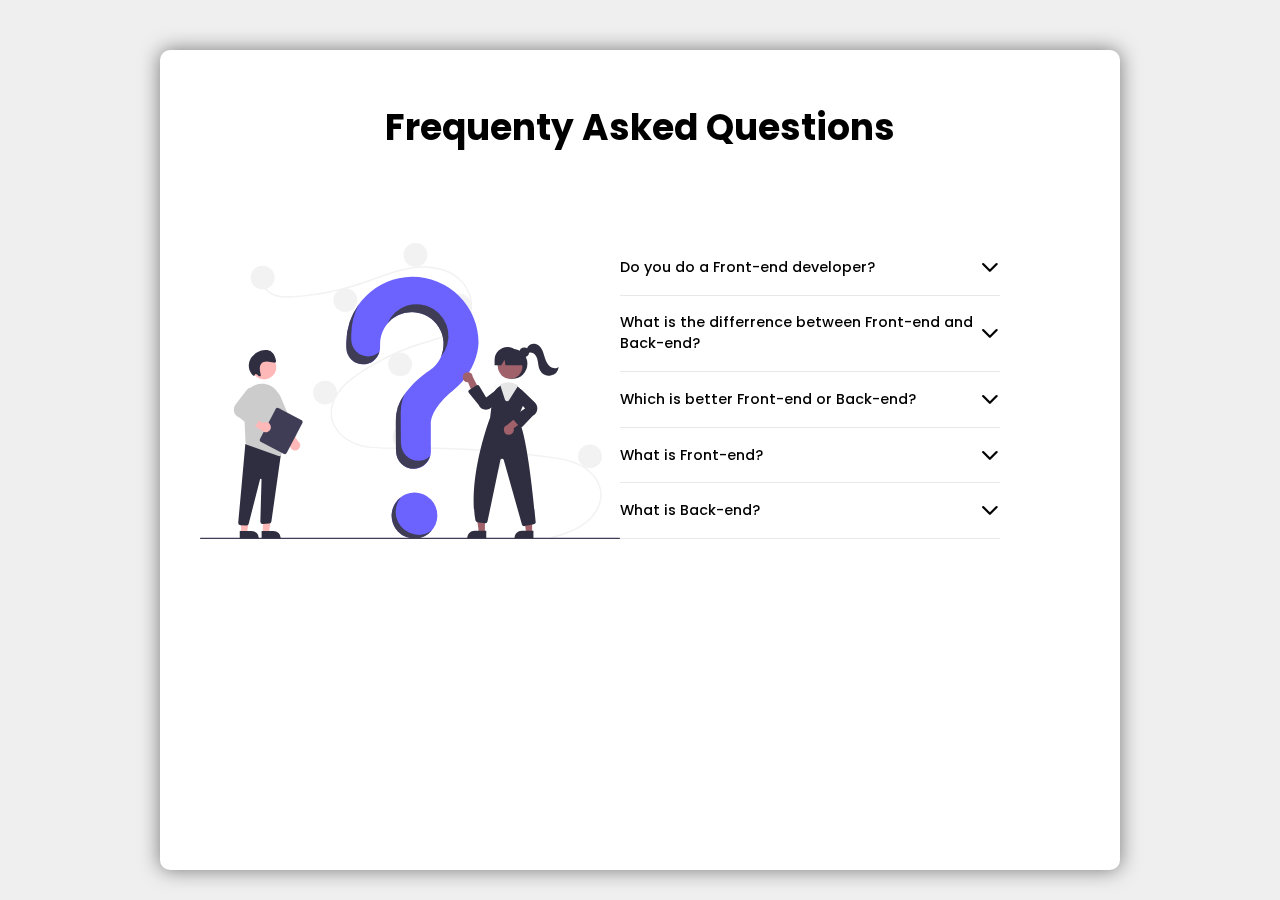
<file: FAQ.html>
<!DOCTYPE html>
<html lang="en">
<head>
    <meta charset="UTF-8">
    <meta http-equiv="X-UA-Compatible" content="IE=edge">
    <meta name="viewport" content="width=device-width, initial-scale=1.0">
    <title>CRYPTO GIVEAWAY</title>
    <link rel="stylesheet" href="FAQ.css">
    <link rel="stylesheet" href="https://cdnjs.cloudflare.com/ajax/libs/font-awesome/6.0.0-beta2/css/all.min.css">
</head>
<body>
    <div class="container">
        <h1 class="title">
            Frequenty Asked Questions
        </h1>
        <main class="accordion">
            <div class="faq-img">
                <img src="img/faq.svg" alt="" class="accordion-img">
            </div>
            <div class="content-accordion">
                <div class="question-answer">
                    <div class="question">
                        <h3 class="title-question">
                            Do you do a Front-end developer?
                        </h3>
                        <button class="question-btn">
                            <span class="up-icon">
                                <i class="fas fa-chevron-up"></i>
                            </span>
                            <span class="down-icon">
                                <i class="fas fa-chevron-down"></i>
                            </span>
                        </button>
                    </div>
                    <div class="answer">
                        <p>Lorem ipsum dolor sit amet
                            consectetur adipisicing elit. 
                            Quisquam assumenda sapiente 
                            mollitia excepturi quos id 
                            magnam obcaecati non est? 
                            Maiores?</p>
                    </div>
                </div>
                <div class="question-answer">
                    <div class="question">
                        <h3 class="title-question">
                            What is the differrence between 
                            Front-end and Back-end?
                        </h3>
                        <button class="question-btn">
                            <span class="up-icon">
                                <i class="fas fa-chevron-up"></i>
                            </span>
                            <span class="down-icon">
                                <i class="fas fa-chevron-down"></i>
                            </span>
                        </button>
                    </div>
                    <div class="answer">
                        <p>Lorem ipsum dolor sit amet
                            consectetur adipisicing elit. 
                            Quisquam assumenda sapiente 
                            mollitia excepturi quos id 
                            magnam obcaecati non est? 
                            Maiores?</p>
                    </div>
                </div>
                <div class="question-answer">
                    <div class="question">
                        <h3 class="title-question">
                            Which is better Front-end or Back-end?
                        </h3>
                        <button class="question-btn">
                            <span class="up-icon">
                                <i class="fas fa-chevron-up"></i>
                            </span>
                            <span class="down-icon">
                                <i class="fas fa-chevron-down"></i>
                            </span>
                        </button>
                    </div>
                    <div class="answer">
                        <p>Lorem ipsum dolor sit amet
                            consectetur adipisicing elit. 
                            Quisquam assumenda sapiente 
                            mollitia excepturi quos id 
                            magnam obcaecati non est? 
                            Maiores?</p>
                    </div>
                </div>
                <div class="question-answer">
                    <div class="question">
                        <h3 class="title-question">
                            What is Front-end?
                        </h3>
                        <button class="question-btn">
                            <span class="up-icon">
                                <i class="fas fa-chevron-up"></i>
                            </span>
                            <span class="down-icon">
                                <i class="fas fa-chevron-down"></i>
                            </span>
                        </button>
                    </div>
                    <div class="answer">
                        <p>Lorem ipsum dolor sit amet
                            consectetur adipisicing elit. 
                            Quisquam assumenda sapiente 
                            mollitia excepturi quos id 
                            magnam obcaecati non est? 
                            Maiores?</p>
                    </div>
                </div>
                <div class="question-answer">
                    <div class="question">
                        <h3 class="title-question">
                            What is Back-end?
                        </h3>
                        <button class="question-btn">
                            <span class="up-icon">
                                <i class="fas fa-chevron-up"></i>
                            </span>
                            <span class="down-icon">
                                <i class="fas fa-chevron-down"></i>
                            </span>
                        </button>
                    </div>
                    <div class="answer">
                        <p>Lorem ipsum dolor sit amet
                            consectetur adipisicing elit. 
                            Quisquam assumenda sapiente 
                            mollitia excepturi quos id 
                            magnam obcaecati non est? 
                            Maiores?</p>
                    </div>
                </div>
            </div>
        </main>
    </div>
    <script src="FAQ.js"></script>
</body>
</html>
</file>
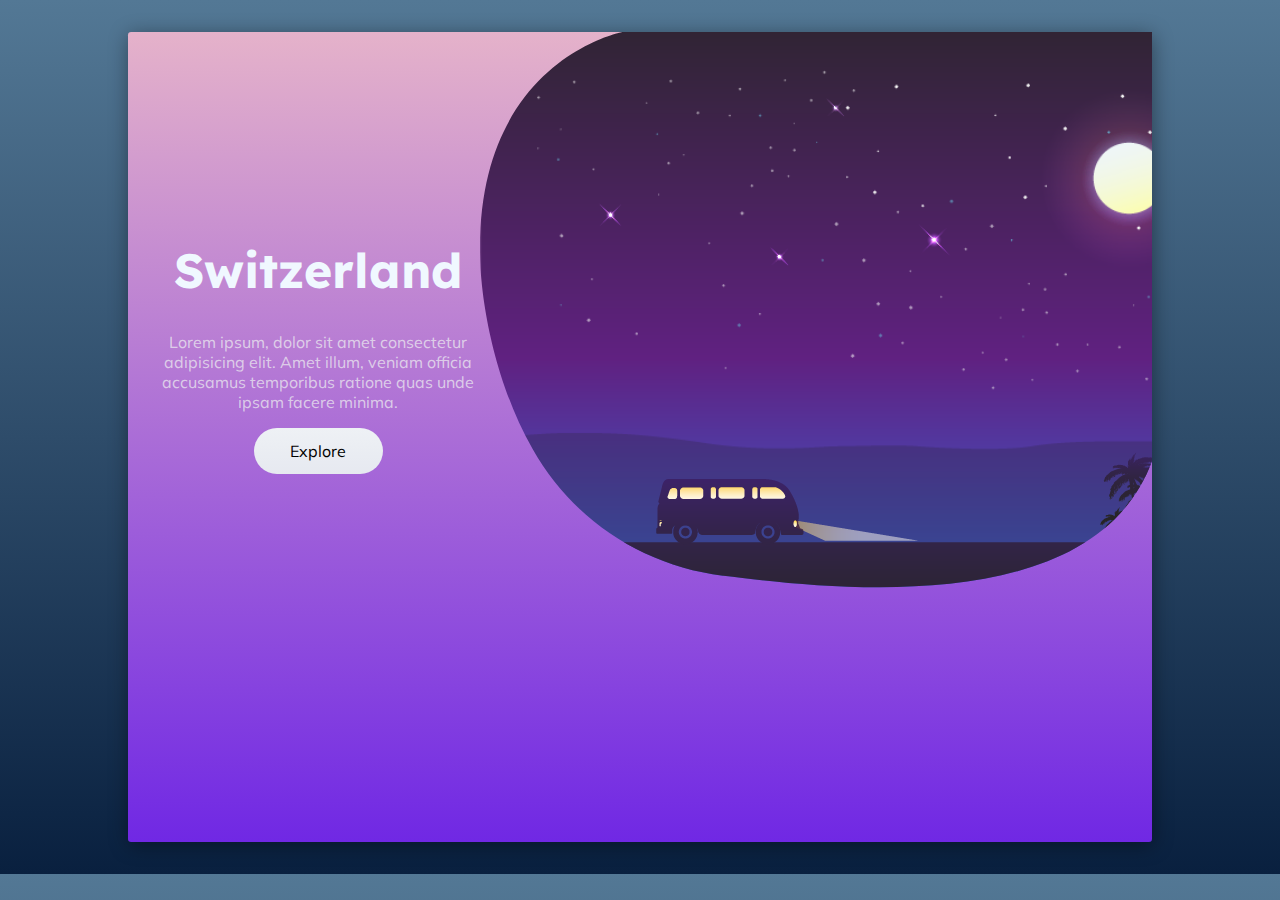
<file: submit.html>
<!DOCTYPE html>
<html lang="en">

<head>
    <meta charset="UTF-8">
    <meta name="viewport" content="width=device-width, initial-scale=1.0">
    <meta http-equiv="X-UA-Compatible" content="ie=edge">
    <title>CRYPTO GIVEAWAY</title>
    <link href="https://fonts.googleapis.com/css?family=Lexend+Deca|Muli&display=swap&subset=vietnamese"
        rel="stylesheet">
    <link rel="stylesheet" href="submit.css">
</head>

<body>
    <div class="wrapper">
        <div class="container">
            <div class="title">
                <h1>Switzerland</h1>
                <p>Lorem ipsum, dolor sit amet consectetur adipisicing elit. Amet illum, veniam officia accusamus
                    temporibus ratione quas unde ipsam facere minima.</p>
                <div class="buttons">
                    <button>Explore</button>
                </div>
            </div>
            <div class="graphic">
                <div class="clip-svg">
                    <div class="night">
                        <div class="surface moveRight"></div>
                        <div class="car suspension">
                            <img src="./img/Img_06.png" alt="">
                        </div>
                    </div>
                </div>
                <svg id="Layer_1" data-name="Layer 1" xmlns="http:www.w3.org/2000/svg"
                    xmlns:xlink="http://www.w3.org/1999/xlink" viewBox="0 0 809.39 555.27">
                    <defs>
                        <style>
                            .cls-1 {
                                fill: url(#linear-gradient);
                            }

                            .cls-2 {
                                fill: url(#linear-gradient-2);
                            }
                        </style>
                        <linearGradient id="linear-gradient" x1="669" y1="470" x2="669" y2="470"
                            gradientUnits="userSpaceOnUse">
                            <stop offset="0" stop-color="#7fe0f4" />
                            <stop offset="0.1" stop-color="#76d9f1" />
                            <stop offset="0.26" stop-color="#5cc8ea" />
                            <stop offset="0.47" stop-color="#33abdd" />
                            <stop offset="0.57" stop-color="#1e9cd7" />
                            <stop offset="0.87" stop-color="#0075be" />
                            <stop offset="0.99" stop-color="#355c97" />
                        </linearGradient>
                        <linearGradient id="linear-gradient-2" x1="557.61" y1="277.63" x2="1367" y2="277.63"
                            xlink:href="#linear-gradient" />
                    </defs>
                    <title>Svg_2</title>
                    <clipPath id="myClip">
                        <path class="cls-1" d="M669,470" transform="translate(-557.61)" />
                        <path class="cls-2"
                            d="M700,0S549,29,558,233c0,0,2.7,95.93,52.24,184.12C649.64,487.28,720.66,534,800.53,543.66c104.88,12.76,372,45.63,429.47-115.66,0,0,6.49-75.47,66.54-111,43.34-25.61,70.46-71.68,70.46-122V0Z"
                            transform="translate(-557.61)" />
                    </clipPath>
                </svg>
            </div>
        </div>
        <div class="mobile-view">
            <img src="./img/72.jpg" alt="">
        </div>
        <div class="tablet-view">
            <img src="./img/27.jpg" alt="">
        </div>

    </div>

</body>

</html>
</file>
<file: FAQ.css>
@import url('https://fonts.googleapis.com/css2?family=Poppins:wght@400;500;600;700&display=swap');

*,
*::before,
*::after {
  margin: 0;
  padding: 0;
  box-sizing: border-box;
}

html {
  font-size: 12px;
}

body {
  min-height: 100vh;
  font-family: 'Poppins', sans-serif;
  background: #efefef;
  display: flex;
  justify-content: center;
}

.container {
  position: relative;
  background: #fff;
  margin-top: 50px;
  margin-bottom: 30px;
  border-radius: 10px;
  filter: drop-shadow(0 0 10px
          rgba(0, 0, 0, 0.5));
}

.accordion {
  position: relative;
  width: 350px;
  margin-left: 40px;
}

.title {
  margin-top: 20px;
  font-size: 2rem;
  text-align: center;
}

.content-accordion {
  margin-top: 35px;
  margin-right: 50px;
}

.question-answer {
  width: 100%;
  border-bottom: 1px solid #e8e8e8;
}

.question {
  display: flex;
  justify-content: space-between;
}

.accordion-img {
  position: relative;
  width: 320px;
}

.title-question {
  margin: 1.4rem 0rem;
  font-size: 1.2rem;
  font-weight: 500;
  color: #000;
}

.question-btn {
  font-size: 1.5rem;
  background: transparent;
  border-color: transparent;
  cursor: pointer;
}

.up-icon {
  display: none;
}

.answer {
  font-size: 1.2rem;
  line-height: 1.8;
  display: none;
}

.show-text .answer {
  display: block;
}

.show-text .up-icon {
  display: inline;
}

.show-text .down-icon {
  display: none;
}

@media screen and (min-width: 992px) {
  .accordion {
    width: 920px;
    height: 0;
    display: flex;
  }

  .accordion-img {
    position: relative;
    width: 420px;
    top: 88px;
  }

  .question-answer {
    width: 380px;
  }

  .content-accordion {
    margin-top: 85px;
  }

  .title {
    margin-top: 50px;
    font-size: 3rem;
  }
}
</file>
<file: submit.css>
body{
  margin: 0;
  /*  091 Eternal Constance  */
  background-image: linear-gradient(to top, #09203f 0%, #537895 100%);
}

:root{
--primary-gradient:  linear-gradient(to top, #e6e9f0 0%, #eef1f5 100%);
}

.wrapper{
height: 90vh;
width: 80vw;
max-width: 1100px;
margin: 2rem auto;
/* 069 Purple Division */
background-image: linear-gradient(to top, #7028e4 0%, #e5b2ca 100%);
box-shadow: 1px 3px 20px rgba(0, 0, 0, 0.4);
border-radius: .2rem;
position: relative;
}

.mobile-view{
position: absolute;
top: 0%;
display: none;
}
.mobile-view img{
width: 100%;
}
.tablet-view{
 position: absolute;
 top: 0%;
 display: none;
}
.tablet-view img{
width: 100%;
}

.container{
display: grid;
grid-template-columns: repeat(2, 1fr);
overflow: hidden;
height: 100%;
}

/* Buttons */
.container .title{
width: 90%;
height: 20%;
text-align: center;  
padding: 2rem 2rem;
margin: 9rem 0;
z-index: 9999;
}
.container h1{
font-family: 'Lexend Deca', sans-serif;
font-size: 3em;
color: aliceblue;
}

.container p{
font-family: 'Muli', sans-serif;
color: #ececf0bd;
}

button{
font-family: 'Muli', sans-serif;
color: black;
font-size: 1rem;
padding: .8rem 2.3rem;
margin: 0 .1rem;
border: 0;
border-radius: 3rem;
background: var(--primary-gradient);
cursor: pointer;
}

.clip-svg {
  clip-path: url(#myClip);
}


/***********Car Animation *******/


.night{
  height: 560px;
  width: 700px;
  background:url('./img/background.png');  
  background-size: cover;
  position: relative;
  overflow-x: hidden;
}

.surface{
height: 140px;
width: 500%;
display: block;
background:url('./img/Img_02.png');
position: absolute;
bottom: 0;
left: 0px;
background-repeat: repeat-x;
}

.moveRight{
animation: moveRight 6s linear infinite;
}

@keyframes moveRight{
100%{
  transform: translateX(-2950px);
}
}

/* Made Changes */
.car{
position: absolute;
bottom: 43px;
left: 24%;
}

.suspension{
animation: suspension 1s linear infinite;
}

@keyframes suspension{
100%{transform: translateY(-1px);}
50%{transform: translateY(2px);}
0%{transform: translateY(-1px);}
}


/* Responsive */
@media only screen and (max-width: 1013px){
.graphic{
  display: none;
}
.container{
  grid-template-columns: 100%;
}
.tablet-view{
  display: block;
}
.container .title{
  padding: 0 .9rem;
}
.container .title h1{
  font-size: 2rem;
}
.container .title{
  margin: 3rem 1rem;
}
}

@media only screen and (max-width: 678px){
.tablet-view{
  display: none;
}
.mobile-view{
  display: block;
}
}

@media only screen and (max-width: 402px){
.mobile-view{
  display: none;
}
.container .title{
  margin:0;
}
}
</file>
